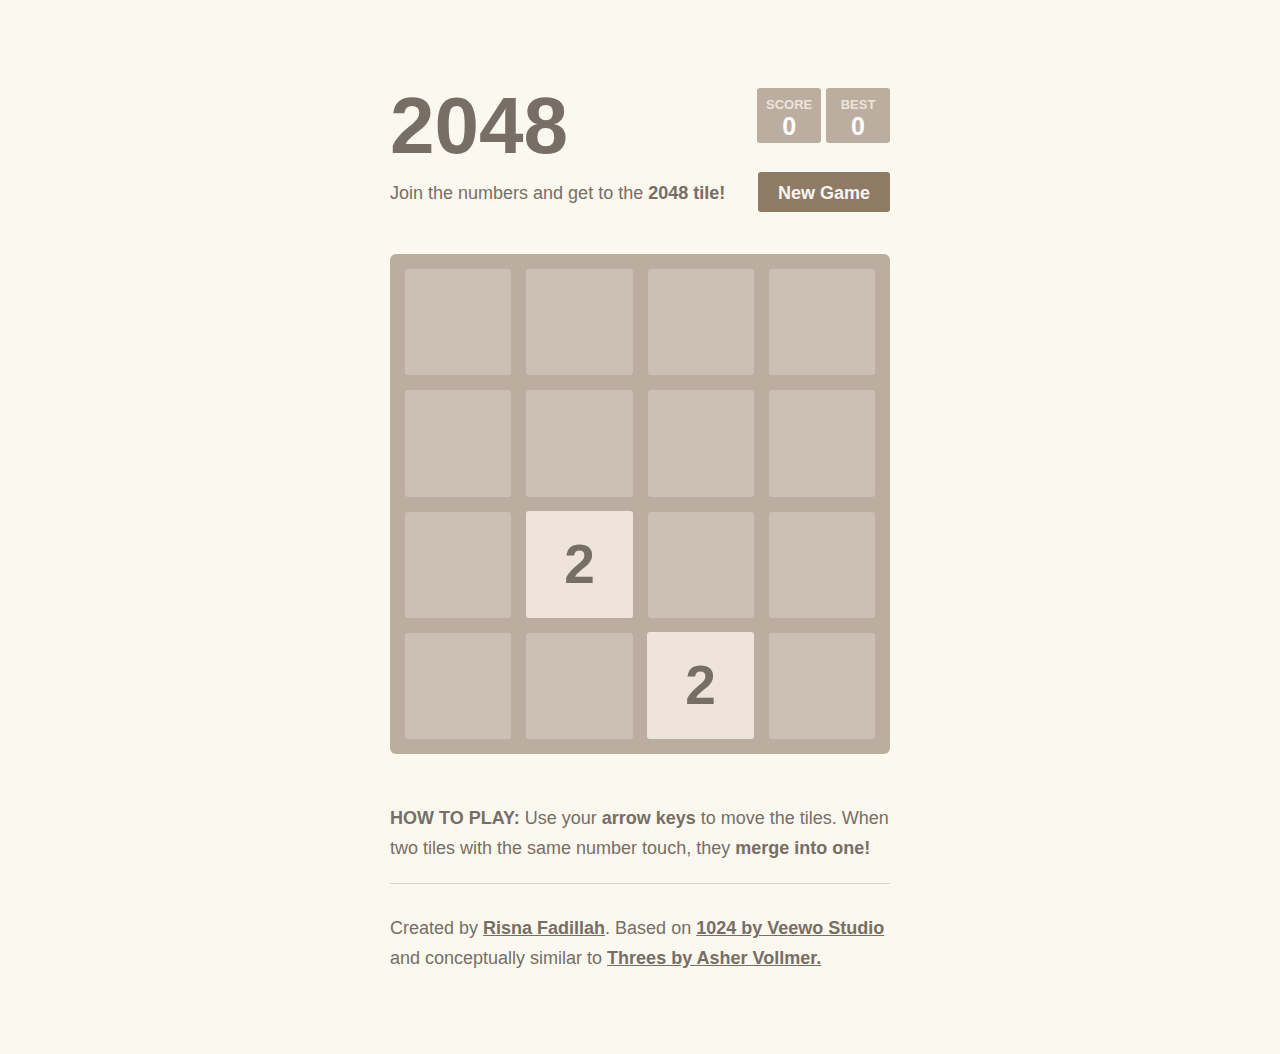
<file: 2048/index.html>
<!DOCTYPE html>
<html>
<head>
  <meta charset="utf-8">
  <title>2048</title>
  
  <link href="style/main.css" rel="stylesheet" type="text/css">
  <meta name="viewport" content="width=device-width, target-densitydpi=160dpi, initial-scale=1.0, maximum-scale=1, user-scalable=no, minimal-ui">
</head>
<body>
  <div class="container">
    <div class="heading">
      <h1 class="title">2048</h1>
      <div class="scores-container">
        <div class="score-container">0</div>
        <div class="best-container">0</div>
      </div>
    </div>
    
    <div class="above-game">
      <p class="game-intro">Join the numbers and get to the <strong>2048 tile!</strong></p>
      <a class="restart-button">New Game</a>
    </div>
    
    <div class="game-container">
      <div class="game-message">
        <p></p>
        <div class="lower">
          <a class="keep-playing-button">Keep going</a>
          <a class="retry-button">Try again</a>
        </div>
      </div>
      
      <div class="grid-container">
        <div class="grid-row">
          <div class="grid-cell"></div>
          <div class="grid-cell"></div>
          <div class="grid-cell"></div>
          <div class="grid-cell"></div>
        </div>
        <div class="grid-row">
          <div class="grid-cell"></div>
          <div class="grid-cell"></div>
          <div class="grid-cell"></div>
          <div class="grid-cell"></div>
        </div>
        <div class="grid-row">
          <div class="grid-cell"></div>
          <div class="grid-cell"></div>
          <div class="grid-cell"></div>
          <div class="grid-cell"></div>
        </div>
        <div class="grid-row">
          <div class="grid-cell"></div>
          <div class="grid-cell"></div>
          <div class="grid-cell"></div>
          <div class="grid-cell"></div>
        </div>
      </div>
      
      <div class="tile-container">
        
      </div>
    </div>
    
    <p class="game-explanation">
      <strong class="important">How to play:</strong> Use your <strong>arrow keys</strong> to move the tiles. When two tiles with the same number touch, they <strong>merge into one!</strong>
    </p>
    <hr>
    <p>
      Created by <a href="https://risnfd.xyz" target="_blank">Risna Fadillah</a>. Based on <a href="https://itunes.apple.com/us/app/1024!/id823499224" target="_blank">1024 by Veewo Studio</a> and conceptually similar to <a href="http://asherv.com/threes/" target="_blank">Threes by Asher Vollmer.</a>
    </p>
  </div>
  
  <script src="js/bind_polyfill.js"></script>
  <script src="js/classlist_polyfill.js"></script>
  <script src="js/animframe_polyfill.js"></script>
  <script src="js/keyboard_input_manager.js"></script>
  <script src="js/html_actuator.js"></script>
  <script src="js/grid.js"></script>
  <script src="js/tile.js"></script>
  <script src="js/local_storage_manager.js"></script>
  <script src="js/game_manager.js"></script>
  <script src="js/application.js"></script>
</body>
</html>
</file>
<file: 2048/style/main.css>
html, body {
  margin: 0;
  padding: 0;
  background: #faf8ef;
  color: #776e65;
  font-family: "Helvetica Neue", Arial, sans-serif;
  font-size: 18px; }

body {
  margin: 80px 0; }

.heading:after {
  content: "";
  display: block;
  clear: both; }

h1.title {
  font-size: 80px;
  font-weight: bold;
  margin: 0;
  display: block;
  float: left; }

@-webkit-keyframes move-up {
  0% {
    top: 25px;
    opacity: 1; }
  
  100% {
    top: -50px;
    opacity: 0; } }
@-moz-keyframes move-up {
  0% {
    top: 25px;
    opacity: 1; }
  
  100% {
    top: -50px;
    opacity: 0; } }
@keyframes move-up {
  0% {
    top: 25px;
    opacity: 1; }
  
  100% {
    top: -50px;
    opacity: 0; } }
.scores-container {
  float: right;
  text-align: right; }

.score-container, .best-container {
  position: relative;
  display: inline-block;
  background: #bbada0;
  padding: 15px 25px;
  font-size: 25px;
  height: 25px;
  line-height: 47px;
  font-weight: bold;
  border-radius: 3px;
  color: white;
  margin-top: 8px;
  text-align: center; }
.score-container:after, .best-container:after {
  position: absolute;
  width: 100%;
  top: 10px;
  left: 0;
  text-transform: uppercase;
  font-size: 13px;
  line-height: 13px;
  text-align: center;
  color: #eee4da; }
.score-container .score-addition, .best-container .score-addition {
  position: absolute;
  right: 30px;
  color: red;
  font-size: 25px;
  line-height: 25px;
  font-weight: bold;
  color: rgba(119, 110, 101, 0.9);
  z-index: 100;
  -webkit-animation: move-up 600ms ease-in;
  -moz-animation: move-up 600ms ease-in;
  animation: move-up 600ms ease-in;
  -webkit-animation-fill-mode: both;
  -moz-animation-fill-mode: both;
  animation-fill-mode: both; }

.score-container:after {
  content: "Score"; }

.best-container:after {
  content: "Best"; }

p {
  margin-top: 0;
  margin-bottom: 10px;
  line-height: 1.65; }

a {
  color: #776e65;
  font-weight: bold;
  text-decoration: underline;
  cursor: pointer; }

strong.important {
  text-transform: uppercase; }

hr {
  border: none;
  border-bottom: 1px solid #d8d4d0;
  margin-top: 20px;
  margin-bottom: 30px; }

.container {
  width: 500px;
  margin: 0 auto; }

@-webkit-keyframes fade-in {
  0% {
    opacity: 0; }
  
  100% {
    opacity: 1; } }
@-moz-keyframes fade-in {
  0% {
    opacity: 0; }
  
  100% {
    opacity: 1; } }
@keyframes fade-in {
  0% {
    opacity: 0; }
  
  100% {
    opacity: 1; } }
.game-container {
  margin-top: 40px;
  position: relative;
  padding: 15px;
  cursor: default;
  -webkit-touch-callout: none;
  -ms-touch-callout: none;
  -webkit-user-select: none;
  -moz-user-select: none;
  -ms-user-select: none;
  -ms-touch-action: none;
  touch-action: none;
  background: #bbada0;
  border-radius: 6px;
  width: 500px;
  height: 500px;
  -webkit-box-sizing: border-box;
  -moz-box-sizing: border-box;
  box-sizing: border-box; }
.game-container .game-message {
  display: none;
  position: absolute;
  top: 0;
  right: 0;
  bottom: 0;
  left: 0;
  background: rgba(238, 228, 218, 0.5);
  z-index: 100;
  text-align: center;
  -webkit-animation: fade-in 800ms ease 1200ms;
  -moz-animation: fade-in 800ms ease 1200ms;
  animation: fade-in 800ms ease 1200ms;
  -webkit-animation-fill-mode: both;
  -moz-animation-fill-mode: both;
  animation-fill-mode: both; }
.game-container .game-message p {
  font-size: 60px;
  font-weight: bold;
  height: 60px;
  line-height: 60px;
  margin-top: 222px; }
.game-container .game-message .lower {
  display: block;
  margin-top: 59px; }
.game-container .game-message a {
  display: inline-block;
  background: #8f7a66;
  border-radius: 3px;
  padding: 0 20px;
  text-decoration: none;
  color: #f9f6f2;
  height: 40px;
  line-height: 42px;
  margin-left: 9px; }
.game-container .game-message a.keep-playing-button {
  display: none; }
.game-container .game-message.game-won {
  background: rgba(237, 194, 46, 0.5);
  color: #f9f6f2; }
.game-container .game-message.game-won a.keep-playing-button {
  display: inline-block; }
.game-container .game-message.game-won, .game-container .game-message.game-over {
  display: block; }

.grid-container {
  position: absolute;
  z-index: 1; }

.grid-row {
  margin-bottom: 15px; }
.grid-row:last-child {
  margin-bottom: 0; }
.grid-row:after {
  content: "";
  display: block;
  clear: both; }

.grid-cell {
  width: 106.25px;
  height: 106.25px;
  margin-right: 15px;
  float: left;
  border-radius: 3px;
  background: rgba(238, 228, 218, 0.35); }
.grid-cell:last-child {
  margin-right: 0; }

.tile-container {
  position: absolute;
  z-index: 2; }

.tile, .tile .tile-inner {
  width: 107px;
  height: 107px;
  line-height: 107px; }
.tile.tile-position-1-1 {
  -webkit-transform: translate(0px, 0px);
  -moz-transform: translate(0px, 0px);
  -ms-transform: translate(0px, 0px);
  transform: translate(0px, 0px); }
.tile.tile-position-1-2 {
  -webkit-transform: translate(0px, 121px);
  -moz-transform: translate(0px, 121px);
  -ms-transform: translate(0px, 121px);
  transform: translate(0px, 121px); }
.tile.tile-position-1-3 {
  -webkit-transform: translate(0px, 242px);
  -moz-transform: translate(0px, 242px);
  -ms-transform: translate(0px, 242px);
  transform: translate(0px, 242px); }
.tile.tile-position-1-4 {
  -webkit-transform: translate(0px, 363px);
  -moz-transform: translate(0px, 363px);
  -ms-transform: translate(0px, 363px);
  transform: translate(0px, 363px); }
.tile.tile-position-2-1 {
  -webkit-transform: translate(121px, 0px);
  -moz-transform: translate(121px, 0px);
  -ms-transform: translate(121px, 0px);
  transform: translate(121px, 0px); }
.tile.tile-position-2-2 {
  -webkit-transform: translate(121px, 121px);
  -moz-transform: translate(121px, 121px);
  -ms-transform: translate(121px, 121px);
  transform: translate(121px, 121px); }
.tile.tile-position-2-3 {
  -webkit-transform: translate(121px, 242px);
  -moz-transform: translate(121px, 242px);
  -ms-transform: translate(121px, 242px);
  transform: translate(121px, 242px); }
.tile.tile-position-2-4 {
  -webkit-transform: translate(121px, 363px);
  -moz-transform: translate(121px, 363px);
  -ms-transform: translate(121px, 363px);
  transform: translate(121px, 363px); }
.tile.tile-position-3-1 {
  -webkit-transform: translate(242px, 0px);
  -moz-transform: translate(242px, 0px);
  -ms-transform: translate(242px, 0px);
  transform: translate(242px, 0px); }
.tile.tile-position-3-2 {
  -webkit-transform: translate(242px, 121px);
  -moz-transform: translate(242px, 121px);
  -ms-transform: translate(242px, 121px);
  transform: translate(242px, 121px); }
.tile.tile-position-3-3 {
  -webkit-transform: translate(242px, 242px);
  -moz-transform: translate(242px, 242px);
  -ms-transform: translate(242px, 242px);
  transform: translate(242px, 242px); }
.tile.tile-position-3-4 {
  -webkit-transform: translate(242px, 363px);
  -moz-transform: translate(242px, 363px);
  -ms-transform: translate(242px, 363px);
  transform: translate(242px, 363px); }
.tile.tile-position-4-1 {
  -webkit-transform: translate(363px, 0px);
  -moz-transform: translate(363px, 0px);
  -ms-transform: translate(363px, 0px);
  transform: translate(363px, 0px); }
.tile.tile-position-4-2 {
  -webkit-transform: translate(363px, 121px);
  -moz-transform: translate(363px, 121px);
  -ms-transform: translate(363px, 121px);
  transform: translate(363px, 121px); }
.tile.tile-position-4-3 {
  -webkit-transform: translate(363px, 242px);
  -moz-transform: translate(363px, 242px);
  -ms-transform: translate(363px, 242px);
  transform: translate(363px, 242px); }
.tile.tile-position-4-4 {
  -webkit-transform: translate(363px, 363px);
  -moz-transform: translate(363px, 363px);
  -ms-transform: translate(363px, 363px);
  transform: translate(363px, 363px); }

.tile {
  position: absolute;
  -webkit-transition: 100ms ease-in-out;
  -moz-transition: 100ms ease-in-out;
  transition: 100ms ease-in-out;
  -webkit-transition-property: -webkit-transform;
  -moz-transition-property: -moz-transform;
  transition-property: transform; }
.tile .tile-inner {
  border-radius: 3px;
  background: #eee4da;
  text-align: center;
  font-weight: bold;
  z-index: 10;
  font-size: 55px; }
.tile.tile-2 .tile-inner {
  background: #eee4da;
  box-shadow: 0 0 30px 10px rgba(243, 215, 116, 0), inset 0 0 0 1px rgba(255, 255, 255, 0); }
.tile.tile-4 .tile-inner {
  background: #ede0c8;
  box-shadow: 0 0 30px 10px rgba(243, 215, 116, 0), inset 0 0 0 1px rgba(255, 255, 255, 0); }
.tile.tile-8 .tile-inner {
  color: #f9f6f2;
  background: #f2b179; }
.tile.tile-16 .tile-inner {
  color: #f9f6f2;
  background: #f59563; }
.tile.tile-32 .tile-inner {
  color: #f9f6f2;
  background: #f67c5f; }
.tile.tile-64 .tile-inner {
  color: #f9f6f2;
  background: #f65e3b; }
.tile.tile-128 .tile-inner {
  color: #f9f6f2;
  background: #edcf72;
  box-shadow: 0 0 30px 10px rgba(243, 215, 116, 0.2381), inset 0 0 0 1px rgba(255, 255, 255, 0.14286);
  font-size: 45px; }
@media screen and (max-width: 520px) {
  .tile.tile-128 .tile-inner {
    font-size: 25px; } }
.tile.tile-256 .tile-inner {
  color: #f9f6f2;
  background: #edcc61;
  box-shadow: 0 0 30px 10px rgba(243, 215, 116, 0.31746), inset 0 0 0 1px rgba(255, 255, 255, 0.19048);
  font-size: 45px; }
@media screen and (max-width: 520px) {
  .tile.tile-256 .tile-inner {
    font-size: 25px; } }
.tile.tile-512 .tile-inner {
  color: #f9f6f2;
  background: #edc850;
  box-shadow: 0 0 30px 10px rgba(243, 215, 116, 0.39683), inset 0 0 0 1px rgba(255, 255, 255, 0.2381);
  font-size: 45px; }
@media screen and (max-width: 520px) {
  .tile.tile-512 .tile-inner {
    font-size: 25px; } }
.tile.tile-1024 .tile-inner {
  color: #f9f6f2;
  background: #edc53f;
  box-shadow: 0 0 30px 10px rgba(243, 215, 116, 0.47619), inset 0 0 0 1px rgba(255, 255, 255, 0.28571);
  font-size: 35px; }
@media screen and (max-width: 520px) {
  .tile.tile-1024 .tile-inner {
    font-size: 15px; } }
.tile.tile-2048 .tile-inner {
  color: #f9f6f2;
  background: #edc22e;
  box-shadow: 0 0 30px 10px rgba(243, 215, 116, 0.55556), inset 0 0 0 1px rgba(255, 255, 255, 0.33333);
  font-size: 35px; }
@media screen and (max-width: 520px) {
  .tile.tile-2048 .tile-inner {
    font-size: 15px; } }
.tile.tile-super .tile-inner {
  color: #f9f6f2;
  background: #3c3a32;
  font-size: 30px; }
@media screen and (max-width: 520px) {
  .tile.tile-super .tile-inner {
    font-size: 10px; } }

@-webkit-keyframes appear {
  0% {
    opacity: 0;
    -webkit-transform: scale(0);
    -moz-transform: scale(0);
    -ms-transform: scale(0);
    transform: scale(0); }
  
  100% {
    opacity: 1;
    -webkit-transform: scale(1);
    -moz-transform: scale(1);
    -ms-transform: scale(1);
    transform: scale(1); } }
@-moz-keyframes appear {
  0% {
    opacity: 0;
    -webkit-transform: scale(0);
    -moz-transform: scale(0);
    -ms-transform: scale(0);
    transform: scale(0); }
  
  100% {
    opacity: 1;
    -webkit-transform: scale(1);
    -moz-transform: scale(1);
    -ms-transform: scale(1);
    transform: scale(1); } }
@keyframes appear {
  0% {
    opacity: 0;
    -webkit-transform: scale(0);
    -moz-transform: scale(0);
    -ms-transform: scale(0);
    transform: scale(0); }
  
  100% {
    opacity: 1;
    -webkit-transform: scale(1);
    -moz-transform: scale(1);
    -ms-transform: scale(1);
    transform: scale(1); } }
.tile-new .tile-inner {
  -webkit-animation: appear 200ms ease 100ms;
  -moz-animation: appear 200ms ease 100ms;
  animation: appear 200ms ease 100ms;
  -webkit-animation-fill-mode: backwards;
  -moz-animation-fill-mode: backwards;
  animation-fill-mode: backwards; }

@-webkit-keyframes pop {
  0% {
    -webkit-transform: scale(0);
    -moz-transform: scale(0);
    -ms-transform: scale(0);
    transform: scale(0); }
  
  50% {
    -webkit-transform: scale(1.2);
    -moz-transform: scale(1.2);
    -ms-transform: scale(1.2);
    transform: scale(1.2); }
  
  100% {
    -webkit-transform: scale(1);
    -moz-transform: scale(1);
    -ms-transform: scale(1);
    transform: scale(1); } }
@-moz-keyframes pop {
  0% {
    -webkit-transform: scale(0);
    -moz-transform: scale(0);
    -ms-transform: scale(0);
    transform: scale(0); }
  
  50% {
    -webkit-transform: scale(1.2);
    -moz-transform: scale(1.2);
    -ms-transform: scale(1.2);
    transform: scale(1.2); }
  
  100% {
    -webkit-transform: scale(1);
    -moz-transform: scale(1);
    -ms-transform: scale(1);
    transform: scale(1); } }
@keyframes pop {
  0% {
    -webkit-transform: scale(0);
    -moz-transform: scale(0);
    -ms-transform: scale(0);
    transform: scale(0); }
  
  50% {
    -webkit-transform: scale(1.2);
    -moz-transform: scale(1.2);
    -ms-transform: scale(1.2);
    transform: scale(1.2); }
  
  100% {
    -webkit-transform: scale(1);
    -moz-transform: scale(1);
    -ms-transform: scale(1);
    transform: scale(1); } }
.tile-merged .tile-inner {
  z-index: 20;
  -webkit-animation: pop 200ms ease 100ms;
  -moz-animation: pop 200ms ease 100ms;
  animation: pop 200ms ease 100ms;
  -webkit-animation-fill-mode: backwards;
  -moz-animation-fill-mode: backwards;
  animation-fill-mode: backwards; }

.above-game:after {
  content: "";
  display: block;
  clear: both; }

.game-intro {
  float: left;
  line-height: 42px;
  margin-bottom: 0; }

.restart-button {
  display: inline-block;
  background: #8f7a66;
  border-radius: 3px;
  padding: 0 20px;
  text-decoration: none;
  color: #f9f6f2;
  height: 40px;
  line-height: 42px;
  display: block;
  text-align: center;
  float: right; }

.game-explanation {
  margin-top: 50px; }

@media screen and (max-width: 520px) {
  html, body {
    font-size: 15px; }
  
  body {
    margin: 20px 0;
    padding: 0 20px; }
  
  h1.title {
    font-size: 27px;
    margin-top: 15px; }
  
  .container {
    width: 280px;
    margin: 0 auto; }
  
  .score-container, .best-container {
    margin-top: 0;
    padding: 15px 10px;
    min-width: 40px; }
  
  .heading {
    margin-bottom: 10px; }
  
  .game-intro {
    width: 55%;
    display: block;
    box-sizing: border-box;
    line-height: 1.65; }
  
  .restart-button {
    width: 42%;
    padding: 0;
    display: block;
    box-sizing: border-box;
    margin-top: 2px; }
  
  .game-container {
    margin-top: 17px;
    position: relative;
    padding: 10px;
    cursor: default;
    -webkit-touch-callout: none;
    -ms-touch-callout: none;
    -webkit-user-select: none;
    -moz-user-select: none;
    -ms-user-select: none;
    -ms-touch-action: none;
    touch-action: none;
    background: #bbada0;
    border-radius: 6px;
    width: 280px;
    height: 280px;
    -webkit-box-sizing: border-box;
    -moz-box-sizing: border-box;
    box-sizing: border-box; }
  .game-container .game-message {
    display: none;
    position: absolute;
    top: 0;
    right: 0;
    bottom: 0;
    left: 0;
    background: rgba(238, 228, 218, 0.5);
    z-index: 100;
    text-align: center;
    -webkit-animation: fade-in 800ms ease 1200ms;
    -moz-animation: fade-in 800ms ease 1200ms;
    animation: fade-in 800ms ease 1200ms;
    -webkit-animation-fill-mode: both;
    -moz-animation-fill-mode: both;
    animation-fill-mode: both; }
  .game-container .game-message p {
    font-size: 60px;
    font-weight: bold;
    height: 60px;
    line-height: 60px;
    margin-top: 222px; }
  .game-container .game-message .lower {
    display: block;
    margin-top: 59px; }
  .game-container .game-message a {
    display: inline-block;
    background: #8f7a66;
    border-radius: 3px;
    padding: 0 20px;
    text-decoration: none;
    color: #f9f6f2;
    height: 40px;
    line-height: 42px;
    margin-left: 9px; }
  .game-container .game-message a.keep-playing-button {
    display: none; }
  .game-container .game-message.game-won {
    background: rgba(237, 194, 46, 0.5);
    color: #f9f6f2; }
  .game-container .game-message.game-won a.keep-playing-button {
    display: inline-block; }
  .game-container .game-message.game-won, .game-container .game-message.game-over {
    display: block; }
  
  .grid-container {
    position: absolute;
    z-index: 1; }
  
  .grid-row {
    margin-bottom: 10px; }
  .grid-row:last-child {
    margin-bottom: 0; }
  .grid-row:after {
    content: "";
    display: block;
    clear: both; }
  
  .grid-cell {
    width: 57.5px;
    height: 57.5px;
    margin-right: 10px;
    float: left;
    border-radius: 3px;
    background: rgba(238, 228, 218, 0.35); }
  .grid-cell:last-child {
    margin-right: 0; }
  
  .tile-container {
    position: absolute;
    z-index: 2; }
  
  .tile, .tile .tile-inner {
    width: 58px;
    height: 58px;
    line-height: 58px; }
  .tile.tile-position-1-1 {
    -webkit-transform: translate(0px, 0px);
    -moz-transform: translate(0px, 0px);
    -ms-transform: translate(0px, 0px);
    transform: translate(0px, 0px); }
  .tile.tile-position-1-2 {
    -webkit-transform: translate(0px, 67px);
    -moz-transform: translate(0px, 67px);
    -ms-transform: translate(0px, 67px);
    transform: translate(0px, 67px); }
  .tile.tile-position-1-3 {
    -webkit-transform: translate(0px, 135px);
    -moz-transform: translate(0px, 135px);
    -ms-transform: translate(0px, 135px);
    transform: translate(0px, 135px); }
  .tile.tile-position-1-4 {
    -webkit-transform: translate(0px, 202px);
    -moz-transform: translate(0px, 202px);
    -ms-transform: translate(0px, 202px);
    transform: translate(0px, 202px); }
  .tile.tile-position-2-1 {
    -webkit-transform: translate(67px, 0px);
    -moz-transform: translate(67px, 0px);
    -ms-transform: translate(67px, 0px);
    transform: translate(67px, 0px); }
  .tile.tile-position-2-2 {
    -webkit-transform: translate(67px, 67px);
    -moz-transform: translate(67px, 67px);
    -ms-transform: translate(67px, 67px);
    transform: translate(67px, 67px); }
  .tile.tile-position-2-3 {
    -webkit-transform: translate(67px, 135px);
    -moz-transform: translate(67px, 135px);
    -ms-transform: translate(67px, 135px);
    transform: translate(67px, 135px); }
  .tile.tile-position-2-4 {
    -webkit-transform: translate(67px, 202px);
    -moz-transform: translate(67px, 202px);
    -ms-transform: translate(67px, 202px);
    transform: translate(67px, 202px); }
  .tile.tile-position-3-1 {
    -webkit-transform: translate(135px, 0px);
    -moz-transform: translate(135px, 0px);
    -ms-transform: translate(135px, 0px);
    transform: translate(135px, 0px); }
  .tile.tile-position-3-2 {
    -webkit-transform: translate(135px, 67px);
    -moz-transform: translate(135px, 67px);
    -ms-transform: translate(135px, 67px);
    transform: translate(135px, 67px); }
  .tile.tile-position-3-3 {
    -webkit-transform: translate(135px, 135px);
    -moz-transform: translate(135px, 135px);
    -ms-transform: translate(135px, 135px);
    transform: translate(135px, 135px); }
  .tile.tile-position-3-4 {
    -webkit-transform: translate(135px, 202px);
    -moz-transform: translate(135px, 202px);
    -ms-transform: translate(135px, 202px);
    transform: translate(135px, 202px); }
  .tile.tile-position-4-1 {
    -webkit-transform: translate(202px, 0px);
    -moz-transform: translate(202px, 0px);
    -ms-transform: translate(202px, 0px);
    transform: translate(202px, 0px); }
  .tile.tile-position-4-2 {
    -webkit-transform: translate(202px, 67px);
    -moz-transform: translate(202px, 67px);
    -ms-transform: translate(202px, 67px);
    transform: translate(202px, 67px); }
  .tile.tile-position-4-3 {
    -webkit-transform: translate(202px, 135px);
    -moz-transform: translate(202px, 135px);
    -ms-transform: translate(202px, 135px);
    transform: translate(202px, 135px); }
  .tile.tile-position-4-4 {
    -webkit-transform: translate(202px, 202px);
    -moz-transform: translate(202px, 202px);
    -ms-transform: translate(202px, 202px);
    transform: translate(202px, 202px); }
  
  .tile .tile-inner {
    font-size: 35px; }
  
  .game-message p {
    font-size: 30px !important;
    height: 30px !important;
    line-height: 30px !important;
    margin-top: 90px !important; }
  .game-message .lower {
    margin-top: 30px !important; } }
</file>
